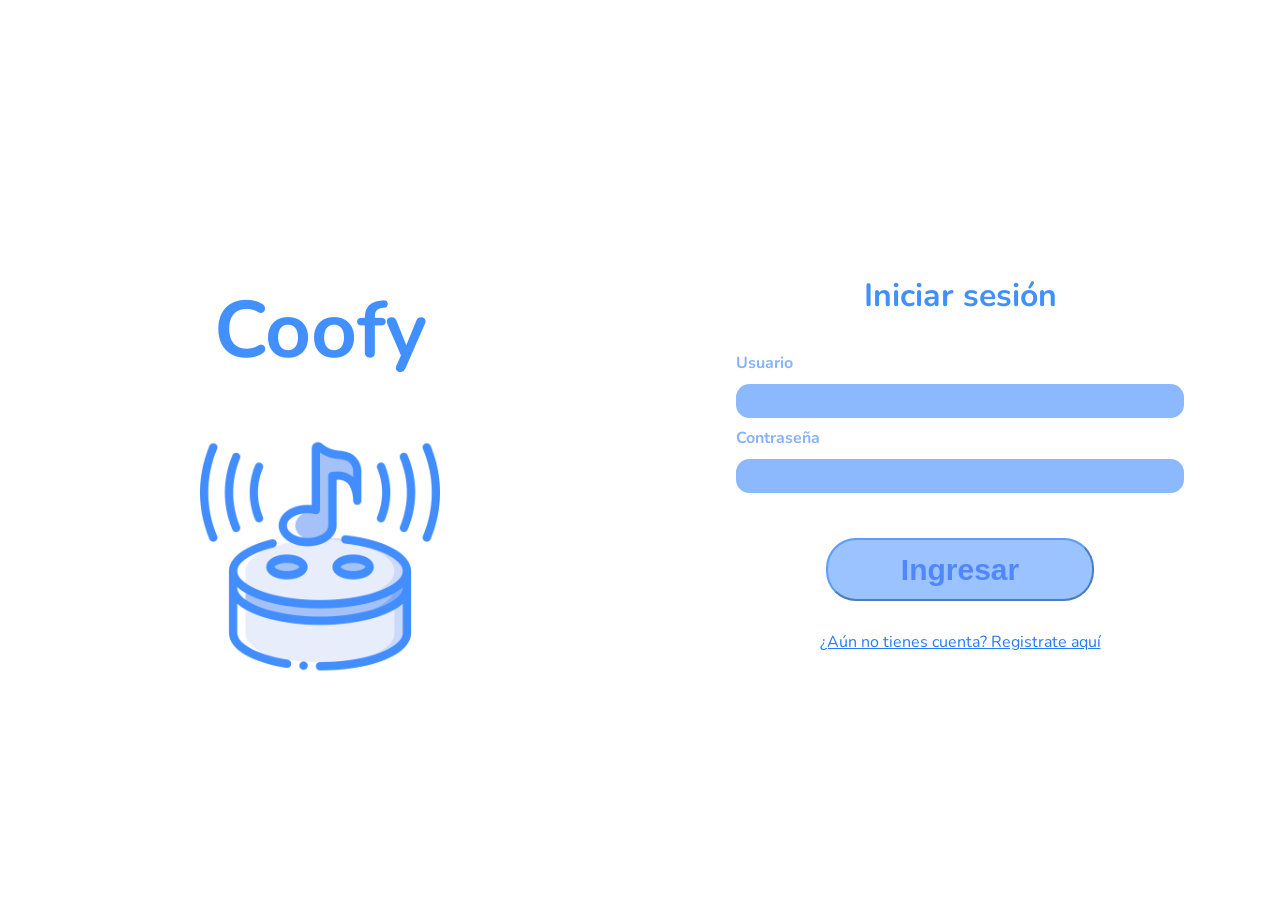
<file: index.html>
<!DOCTYPE html>
<html lang="es">
<head>
    <meta charset="UTF-8">
    <meta http-equiv="X-UA-Compatible" content="IE=edge">
    <meta name="viewport" content="width=device-width, initial-scale=1.0">
    <link rel="stylesheet" href="css/login-styles.css">
    <link rel="shortcut icon" href="favicon.png" type="image/x-icon">
    <title>Login</title>
</head>
<body>
    <div class="main-container">
        <div class="bg-container">
            <header class="logo-container">
                <div class="logo-bg">
                    <h1 class="titulo">Coofy</h1>
                    <img class="logo" src="img/altavoz.png" alt="Coofy">
                </div>
            </header>
            <div class="form-containar">
                <h2 class="sesion-title">Iniciar sesión</h2>
                <form class="form" action="pages/home.html">
                    <div class="input-container">
                        <label for="correo">Usuario</label>
                        <input type="email" name="Usuario" required>
                    </div>
                    <div class="input-container">
                        <label for="contrasenia">Contraseña</label>
                        <input type="password" name="contrasenia" required>
                    </div>
                    <button class="login-btn" type="submit">Ingresar</button>
                </form>
                <a class="enlace" href="pages/register.html">
                    ¿Aún no tienes cuenta? Registrate aquí
                </a>
            </div>
        </div>
        
    </div>
</body>
</html>
</file>
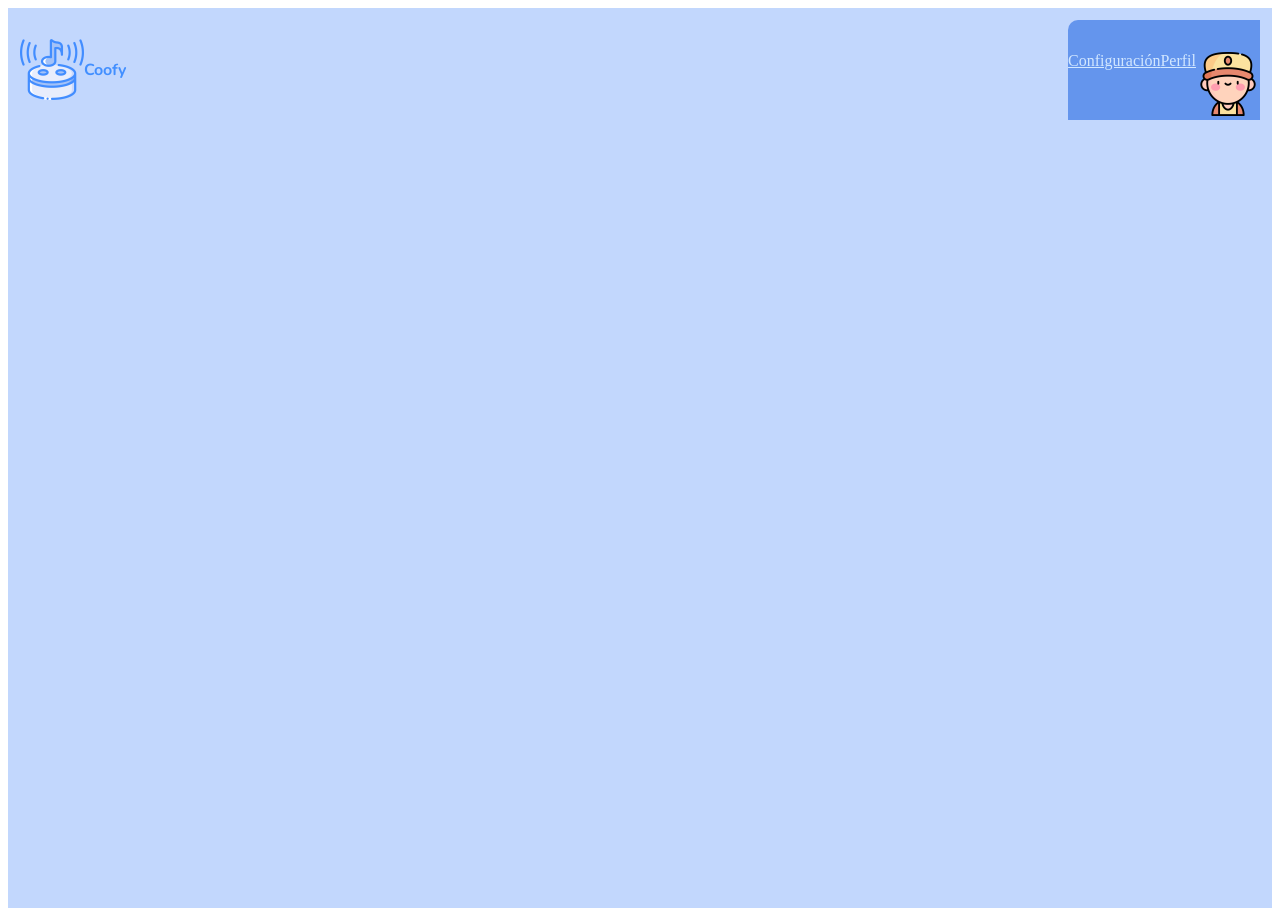
<file: pages/home.html>
<!DOCTYPE html>
<html lang="es">
<head>
    <meta charset="UTF-8">
    <meta http-equiv="X-UA-Compatible" content="IE=edge">
    <meta name="viewport" content="width=device-width, initial-scale=1.0">
    <link rel="stylesheet" href="../css/menu-slyles.css">
    <link rel="shortcut icon" href="../favicon.png" type="image/x-icon">
    <title>home</title>
</head>
<body>
    <div class="main-container">
        <header class="menu-container">
            <div class="logo-container">
                <img src="../img/altavoz.png" alt="">
                <div>
                    Coofy
                </div>
            </div>
            <nav class="main-menu">
                <img id="menu-btn" src="../img/menu.png" alt="">
                <ul id="menu-list" class="list-menu">
                    <li><a href="#">
                            <img src="../img/chico.png" alt="Usuario">
                        </a></li>
                    <li><a href="#">Perfil</a></li>
                    <li><a href="#">Configuración</a></li>
                </ul>
            </nav>
        </header>
    </div>
    <script src="../js/oo.js"></script>
</body>
</html>
</file>
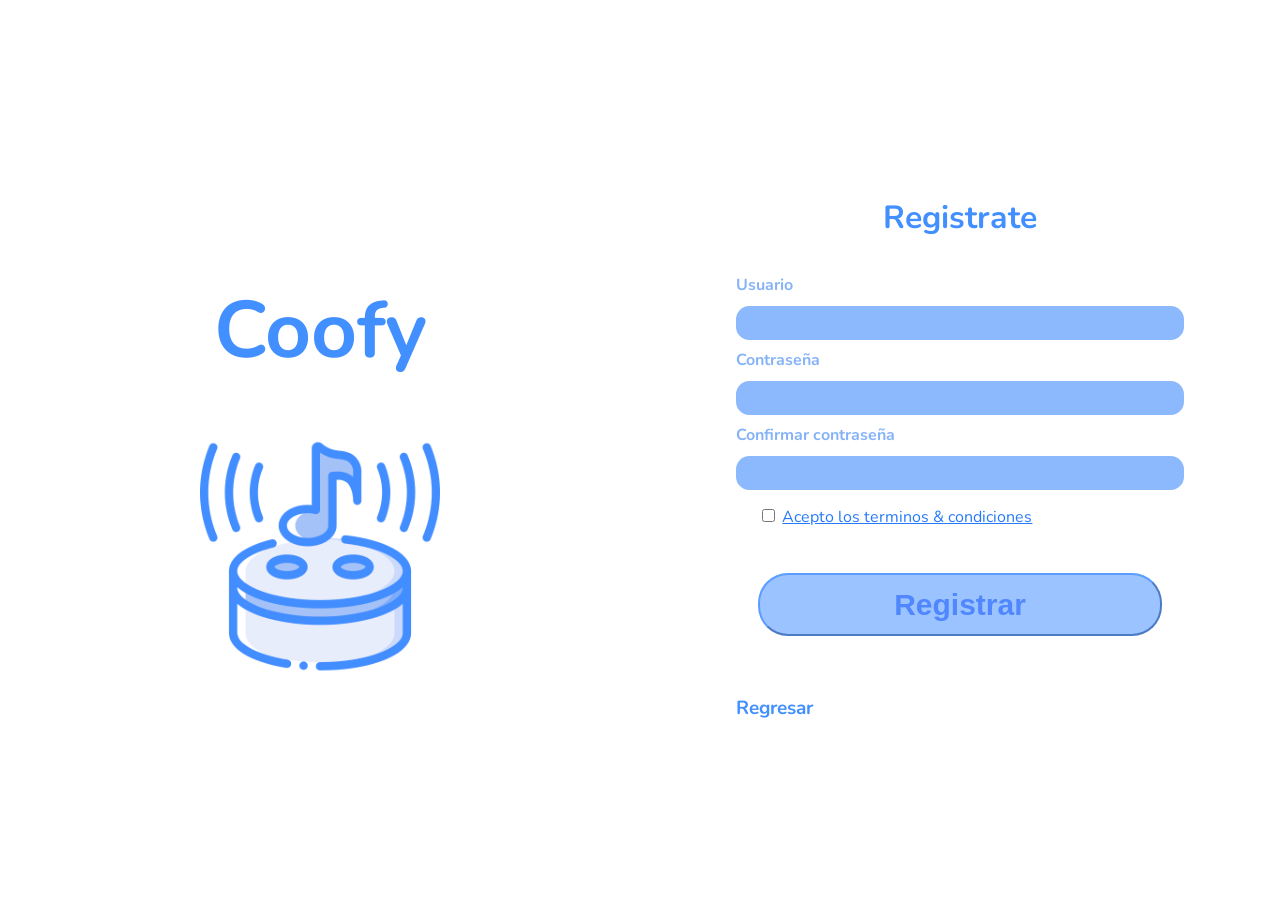
<file: pages/register.html>
<!DOCTYPE html>
<html lang="es">
<head>
    <meta charset="UTF-8">
    <meta http-equiv="X-UA-Compatible" content="IE=edge">
    <meta name="viewport" content="width=device-width, initial-scale=1.0">
    <link rel="stylesheet" href="../css/login-styles.css">
    <link rel="shortcut icon" href="../favicon.png" type="image/x-icon">
    <link rel="stylesheet" href="../css/register-slyles.css">
    <title>Login</title>
</head>
<body>
    <div class="main-container">
        <div class="bg-container">
            <header class="logo-container">
                <div class="logo-bg">
                    <h1 class="titulo">Coofy</h1>
                    <img class="logo" src="../img/altavoz.png" alt="Coofy">
                </div>
            </header>
            <div class="form-containar">
                <h2 class="sesion-title">Registrate</h2>
                <form class="form" action="#">
                    <div class="input-container">
                        <label for="correo">Usuario</label>
                        <input type="email" name="Usuario" required>
                    </div>
                    <div class="input-container">
                        <label for="contrasenia">Contraseña</label>
                        <input type="password" name="contrasenia" required>
                    </div>
                    <div class="input-container">
                        <label for="recontrasenia">Confirmar contraseña</label>
                        <input type="password" name="recontrasenia" required>
                    </div>
                    <div class="terminos">
                        <input type="checkbox">
                        <a class="enlace" href="#">
                            Acepto los terminos & condiciones
                        </a>
                    </div>
                    <button class="login-btn" type="submit">Registrar</button>
                    <a href="../index.html" class="back-btn" type="submit">Regresar</a>
                </form>
                
            </div>
        </div>
        
    </div>
</body>
</html>
</file>
<file: css/login-styles.css>
@import url('https://fonts.googleapis.com/css2?family=Nunito:wght@300;600;900&display=swap');
body{
    margin: 0px;
    padding: 0px;
    font-family: 'Nunito', sans-serif;
}
.main-container{
    width: 100%;
    min-height: 100%;
    background-image: url(https://i.pinimg.com/564x/a6/9f/73/a69f73f4e6e9f1630852bb1341323659.jpg);
    background-size: cover;
    
}
.bg-container{
    width: 100%;
    min-height: 100vh;
    display: flex;
    flex-direction: column;
    align-items: center;
    justify-content: space-around;
}

.logo-container{
    display: flex;
    flex-direction: column;
    align-items: center;
    justify-content: center;
}
.logo-bg{
    display: flex;
    flex-direction: column;
    align-items: center;
    justify-content: center;
}
.titulo{
    color: #428FFF;
    font-size: 3em;
}
.logo{
    width: 9em;
    
}
.form-containar{
    min-height: 50vh;
}
.input-container{
    display: flex;
    flex-direction: column;
    

}
.input-container label{
    color: #86b3f7;
    font-size: 1em;
    font-weight: bolder;
    margin-bottom: 10px;
    margin-top: 9px;
    
    
}
.input-container input{
    height: 2.4em;
    border-radius: 1em;
    background-color: #8CB9FE;
    border: 0px;
    outline: 0px;
}               
.login-btn{
    margin-top: 1.5em;
    width: 100%;
    background-color: #9ac3ff;
    color: rgba(64, 121, 255, 0.815);
    font-size: 30px;
    font-weight: bold;
    height: 7vh;
    border-color: #428effb6;
    margin-bottom: 1em;   
    border-radius: 1em;
    
}
.enlace{
    width: 80%;
    color: #257afa;
    text-align: center;
    
    
}
.sesion-title{
    display: none;
}
@media screen and (min-width:720px) and (orientation:landscape){
    .bg-container{
        width: 100%;
        display: flex;
        flex-direction: row;
    }
    .logo-container{
        width: 50%;
    
    }
    .logo-bg{
        width: 100%;
        height: 100%;
    }
    .logo{
        width: 15em;
    }
    .titulo{
        font-size: 5em;
    }
    .form-containar{
        width: 50%; 
        display: flex;
        flex-direction: column;
        align-items: center;
        justify-content: center;
        
    }
    .sesion-title{
        display: block;
        color: #428FFF;
        font-size: 2em;
    }
    .form{
        width: 70%;
        display: flex;
        flex-direction: column;
        align-items: center;
    }
    .login-btn{
        width: 60%;
        
    }
    .input-container{
        width: 100%;
    }
}
</file>
<file: css/menu-slyles.css>
@import url('https://fonts.googleapis.com/css2?family=Nunito:wght@300;600;900&display=swap');
.body{
    margin: 0px;
}
.menu-container{
    display: flex;
    align-items: center;
    justify-content: space-between;
    padding: 12px;
}
.logo-container{
    display: flex;
    align-items: center;
}
.logo-container img{
    width: 4em;
}
.main-menu img{
    width: 4em;
}
.logo-container div{
    font-family: 'Nunito', sans-serif;
    color: #428FFF;
    font-weight: bolder;
}

.main-container{
    min-height: 100vh;
    width: 100%;
    background-color: rgb(194, 215, 253);
}
.list-menu{
    background-color: cornflowerblue;
    position: fixed;
    top: 4em;
    right: 1em;
    text-align: center;  
    height: 100vh;
    width: 40%;
    border-radius:10px 0px 0px 0px ;
    transform: translateX(100%);
    transition: all 1s;
}
.list-menu li{
    list-style: none;
    margin-top: 2em;
}
.list-menu li a{
    color: rgb(210, 231, 255);
}
.active-menu{
  transform: translateX(0%); 
}
@media screen and (min-width:720px) and (orientation:landscape){
    #menu-btn{
        display:none;
    }
    .list-menu{
        transform: translateX(0%);
        position: static;
        width: 100%;
        height: auto;
        text-align: left;
        display: flex;
        flex-direction: row-reverse;
        justify-content: space-between;
        padding: 0px;
        margin: 0px;
    }
}
</file>
<file: css/register-slyles.css>
.terminos{
    margin-top: 1em;
    width: 90%;
}
.terminos input{
    border: solid 1px #428FFF;

}
.back-btn{
    margin-top: 1.5em;
    width: 100%;
    color: #428FFF;
    font-weight: bolder;
    font-size: 19px;
    height: 4vh;
    border-color: #5a8cff;
   
    border-radius: 1em;
    text-decoration: none;
}
.login-btn{
    width: 90%;
}
</file>
